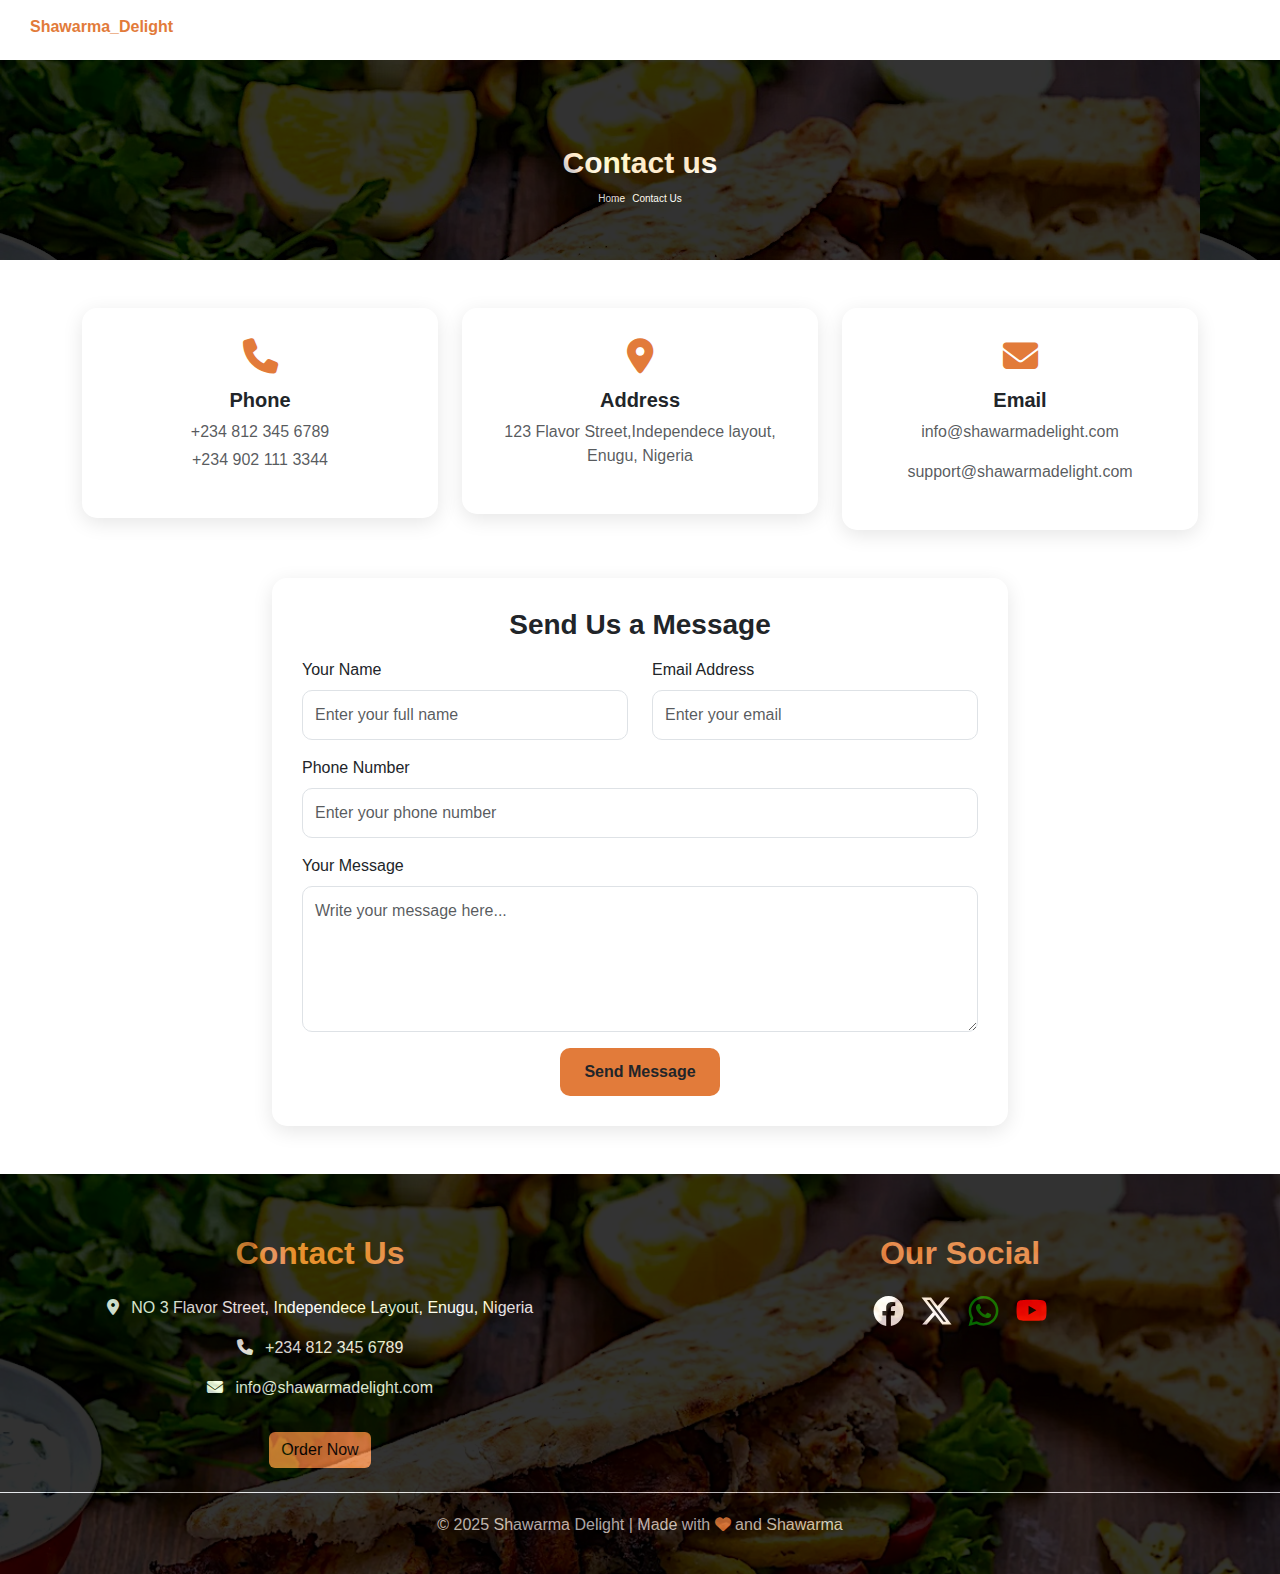
<file: contact.html>
<!DOCTYPE html>
<html lang="en">
<head>
    <meta charset="UTF-8">
    <meta name="viewport" content="width=device-width, initial-scale=1.0">
    <title>Document</title>
    <link href="https://cdn.jsdelivr.net/npm/bootstrap@5.3.3/dist/css/bootstrap.min.css" rel="stylesheet">
  <link href="https://cdnjs.cloudflare.com/ajax/libs/font-awesome/6.5.0/css/all.min.css" rel="stylesheet">
  <link rel="stylesheet" href="style.css">
  
</head>
<style>
    body {
      font-family: 'Poppins', sans-serif;
    }
    .navbar {
      height:auto;
      position:absolute;
      
  
    }
    .navbar-brand {
      color: #e27b3aff !important;
      font-weight: 700;
    }
    
    .hero {
      background: url('image/shawarma-on-transparent-background-1.png') center/cover no-repeat;
      height:800px;
      color: white;
      text-align: center;
      padding: 160px 0;
      position: relative;
    }
    .hero::before {
      content: "";
      position: absolute;
      top: 0; left: 0;
      width: 100%; height: 100%;
      background: rgba(0,0,0,0.6);
    }
    .hero h1, .hero p, .hero a {
      position: relative;
      z-index: 1;
    }
    .menu-card img {
      height: 220px;
      object-fit: cover;
      border-radius: 10px;
    }
    footer {
      background: black;
      color: #ccc;
      padding: 40px 0;
    }
    footer a {
      color: #0f0cc9ff;
      text-decoration: none;
    }
    .nav-link{
        color:black;
    }
    .nav-link:hover{
    
        color: #e27b3aff;
        text-decoration:none;
   
        
    }
    .warning{
        color: #e27b3aff;
        border:none;
    }
    .warning1{
        background-color: #e27b3aff;
        border:none;
    }
    .warning0{
        width:100%;
        background-color: #e27b3aff;
        border:none;
    }
    .bot{
        border:none;
        background-color: #e27b3aff;
    }
    .bot:hover{
        border:none;
        background-color: #413704ff;
    }
    .foot{
        width:100%;
        height:70px;
        position:absolute;
    }
    .none{
        text-decoration:none;
    }
    .present{
        
        font-size:40px;
        
    }
    .present1{
        
        font-size:70px;
        
    }
    .mt{
        margin-top:180px;
    }
    
    .abs{
      width: 100%;
      height:400px;
      background:url("image/lambshawarma.jpeg");
      background-size:cover;
      position:relative;
    }
    .abs1{
      width:100%;
      height:400px;
      background-color:black;
      padding-top:60px;
      color:white;
      opacity: 0.8;
      position:absolute;
    }
    .bea{
      width:7%;
      height:30px;
    }
    a{
      text-decoration:none;
      
    }
    .abt{
     width:100%;
     height:200px;
     text-align:center;
     padding-top:80px;
     
    }
    .brand{
        width:100%;
        height:60px;
        color: #e27b3aff;
        padding-left:30px;
        padding-top:15px;

}
.for{
    font-size:30px;
    color:white;
}
.small{
    font-size:10px;
    color:white;
     }

     .small:hover{
    font-size:10px;
    color: #e27b3aff;
     }
     .red{
        width:100%;
        height:200px;
        position:relative;
        background:url("image/lambshawarma.jpeg");
     }
     .red1{
        width: 100%;
        height:200px;
        position:absolute;
        background-color:black;
        opacity:0.8;

     }
      /* Contact Boxes */
    .contact-box {
      background: #fff;
      border-radius: 15px;
      padding: 30px;
      box-shadow: 0 5px 20px rgba(0,0,0,0.1);
      transition: 0.3s ease;
    }

    .contact-box:hover {
      transform: translateY(-8px);
      box-shadow: 0 8px 25px rgba(0,0,0,0.15);
    }

    .contact-icon {
      font-size: 2.2rem;
      color: #e27b3aff;
      margin-bottom: 15px;
    }

    /* Contact Form */
    .form-control {
      border-radius: 10px;
      padding: 12px;
    }

    .btn-custom {
      background-color:#e27b3aff;
      border: none;
      padding: 12px 25px;
      border-radius: 10px;
      font-weight: 600;
      transition: 0.3s;
    }

    .btn-custom:hover {
      background-color: #e6b800;
    }
</style>
<body>
    <div class="brand">
            <b>
                Shawarma_Delight
            </b>
        </div>
        
        
     <div class="red">
        <div class="red1">
              
            <div class="abt">
                <b class="for">
                    Contact us
                </b><br>
                <div>
                    <a class="small" href="index.html">
                        Home
                    </a>
                     <i class="fa fa-arrow"></i> 
                    <a class="small" href="contact.html">
                        Contact Us
                    </a>
                </div>
            </div>
            
        
        </div>
     </div>
     
    <!-- Contact Info & Form -->
  <section class="container py-5">
    <div class="row g-4">

      <!-- Contact Info Boxes -->
      <div class="col-md-4">
        <div class="contact-box text-center">
          <i class="fa-solid fa-phone contact-icon"></i>
          <h5 class="fw-bold mb-2">Phone</h5>
          <p class="text-muted mb-1">+234 812 345 6789</p>
          <p class="text-muted">+234 902 111 3344</p>
        </div>
      </div>

      <div class="col-md-4">
        <div class="contact-box text-center">
          <i class="fa-solid fa-location-dot contact-icon"></i>
          <h5 class="fw-bold mb-2">Address</h5>
          <p class="text-muted">123 Flavor Street,Independece layout, Enugu, Nigeria</p>
        </div>
      </div>

      <div class="col-md-4">
        <div class="contact-box text-center">
          <i class="fa-solid fa-envelope contact-icon"></i>
          <h5 class="fw-bold mb-2">Email</h5>
          <p class="text-muted">info@shawarmadelight.com</p>
          <p class="text-muted">support@shawarmadelight.com</p>
        </div>
      </div>

    </div>

    <!-- Contact Form -->
    <div class="row mt-5">
      <div class="col-md-8 mx-auto">
        <div class="contact-box">
          <h3 class="fw-bold mb-3 text-center">Send Us a Message</h3>

          <form>
            <div class="row">
              <div class="col-md-6 mb-3">
                <label class="form-label">Your Name</label>
                <input type="text" class="form-control" placeholder="Enter your full name">
              </div>

              <div class="col-md-6 mb-3">
                <label class="form-label">Email Address</label>
                <input type="email" class="form-control" placeholder="Enter your email">
              </div>
            </div>

            <div class="mb-3">
              <label class="form-label">Phone Number</label>
              <input type="text" class="form-control" placeholder="Enter your phone number">
            </div>

            <div class="mb-3">
              <label class="form-label">Your Message</label>
              <textarea class="form-control" rows="5" placeholder="Write your message here..."></textarea>
            </div>

            <div class="text-center">
              <button class="btn btn-custom px-4 warning1">Send Message</button>
            </div>
          </form>

        </div>
      </div>
    </div>

  </section>


    <div class="abs">
        <div class="abs1 text-center">
          <div class="container-fluid">
            <div class="row">
                   <div class="col-sm-12 col-md-6 col-lg-6">
                      <h2 class="fw-bold mb-4 warning">
                        Contact Us
                      </h2>

                       <p>
                         <i class="fa-solid fa-location-dot me-2">

                         </i>
                          NO 3 Flavor Street, Independece Layout, Enugu, Nigeria
                        </p>

                        <p>
                        <i class="fa-solid fa-phone me-2">

                        </i>
                          +234 812 345 6789
                        </p>

                        <p>
                        <i class="fa-solid fa-envelope me-2">

                        </i>
                        info@shawarmadelight.com
                        </p>

                        <a href="#" class="btn btn-warning warning1 mt-3 mb-3">
                        Order Now
                        </a>
                        
                   </div>
                   
                   <div class="col-sm-12 col-md-6 col-lg-6">
                       <h2 class="fw-bold mb-4 warning">
                         Our Social
                       </h2>
                        <a href="#">
                          <svg xmlns="http://www.w3.org/2000/svg" width="16" height="16" fill="currentColor" style=color:white class=" men bea bi bi-facebook" viewBox="0 0 16 16">
                           <path d="M16 8.049c0-4.446-3.582-8.05-8-8.05C3.58 0-.002 3.603-.002 8.05c0 4.017 2.926 7.347 6.75 7.951v-5.625h-2.03V8.05H6.75V6.275c0-2.017 1.195-3.131 3.022-3.131.876 0 1.791.157 1.791.157v1.98h-1.009c-.993 0-1.303.621-1.303 1.258v1.51h2.218l-.354 2.326H9.25V16c3.824-.604 6.75-3.934 6.75-7.951"/>
                         </svg>
                        </a>

                       <a href="#">
                        <svg xmlns="http://www.w3.org/2000/svg" width="16" height="16" fill="currentColor" style=color:white  class=" men bea bi bi-twitter-x" viewBox="0 0 16 16">
                        <path d="M12.6.75h2.454l-5.36 6.142L16 15.25h-4.937l-3.867-5.07-4.425 5.07H.316l5.733-6.57L0 .75h5.063l3.495 4.633L12.601.75Zm-.86 13.028h1.36L4.323 2.145H2.865z"/>
                        </svg> 
                       </a>
                      

                       <a href="#">
                        <svg xmlns="http://www.w3.org/2000/svg" width="16" height="16" fill="currentColor" style=color:green class=" men bea mr-2bi bi-whatsapp" viewBox="0 0 16 16">
                        <path d="M13.601 2.326A7.85 7.85 0 0 0 7.994 0C3.627 0 .068 3.558.064 7.926c0 1.399.366 2.76 1.057 3.965L0 16l4.204-1.102a7.9 7.9 0 0 0 3.79.965h.004c4.368 0 7.926-3.558 7.93-7.93A7.9 7.9 0 0 0 13.6 2.326zM7.994 14.521a6.6 6.6 0 0 1-3.356-.92l-.24-.144-2.494.654.666-2.433-.156-.251a6.56 6.56 0 0 1-1.007-3.505c0-3.626 2.957-6.584 6.591-6.584a6.56 6.56 0 0 1 4.66 1.931 6.56 6.56 0 0 1 1.928 4.66c-.004 3.639-2.961 6.592-6.592 6.592m3.615-4.934c-.197-.099-1.17-.578-1.353-.646-.182-.065-.315-.099-.445.099-.133.197-.513.646-.627.775-.114.133-.232.148-.43.05-.197-.1-.836-.308-1.592-.985-.59-.525-.985-1.175-1.103-1.372-.114-.198-.011-.304.088-.403.087-.088.197-.232.296-.346.1-.114.133-.198.198-.33.065-.134.034-.248-.015-.347-.05-.099-.445-1.076-.612-1.47-.16-.389-.323-.335-.445-.34-.114-.007-.247-.007-.38-.007a.73.73 0 0 0-.529.247c-.182.198-.691.677-.691 1.654s.71 1.916.81 2.049c.098.133 1.394 2.132 3.383 2.992.47.205.84.326 1.129.418.475.152.904.129 1.246.08.38-.058 1.171-.48 1.338-.943.164-.464.164-.86.114-.943-.049-.084-.182-.133-.38-.232"/>
                        </svg>
                       </a>
                       
                       <a href="#">
                        <svg xmlns="http://www.w3.org/2000/svg" width="16" height="16" fill="currentColor" style=color:red class=" men bea bi bi-youtube" viewBox="0 0 16 16">
                        <path d="M8.051 1.999h.089c.822.003 4.987.033 6.11.335a2.01 2.01 0 0 1 1.415 1.42c.101.38.172.883.22 1.402l.01.104.022.26.008.104c.065.914.073 1.77.074 1.957v.075c-.001.194-.01 1.108-.082 2.06l-.008.105-.009.104c-.05.572-.124 1.14-.235 1.558a2.01 2.01 0 0 1-1.415 1.42c-1.16.312-5.569.334-6.18.335h-.142c-.309 0-1.587-.006-2.927-.052l-.17-.006-.087-.004-.171-.007-.171-.007c-1.11-.049-2.167-.128-2.654-.26a2.01 2.01 0 0 1-1.415-1.419c-.111-.417-.185-.986-.235-1.558L.09 9.82l-.008-.104A31 31 0 0 1 0 7.68v-.123c.002-.215.01-.958.064-1.778l.007-.103.003-.052.008-.104.022-.26.01-.104c.048-.519.119-1.023.22-1.402a2.01 2.01 0 0 1 1.415-1.42c.487-.13 1.544-.21 2.654-.26l.17-.007.172-.006.086-.003.171-.007A100 100 0 0 1 7.858 2zM6.4 5.209v4.818l4.157-2.408z"/>
                        </svg>
                       </a>
                       
                   </div>
            </div>
            
          </div>
          
          
              <!-- Footer -->
              <footer class="mt-2 text-center foot border-top">
                
                  <p>© 2025 Shawarma Delight | Made with <i class="fa-solid fa-heart warning"></i> and Shawarma</p>
                
              </footer>
            

        </div>

      </div>
    
</body>
</html>
</file>
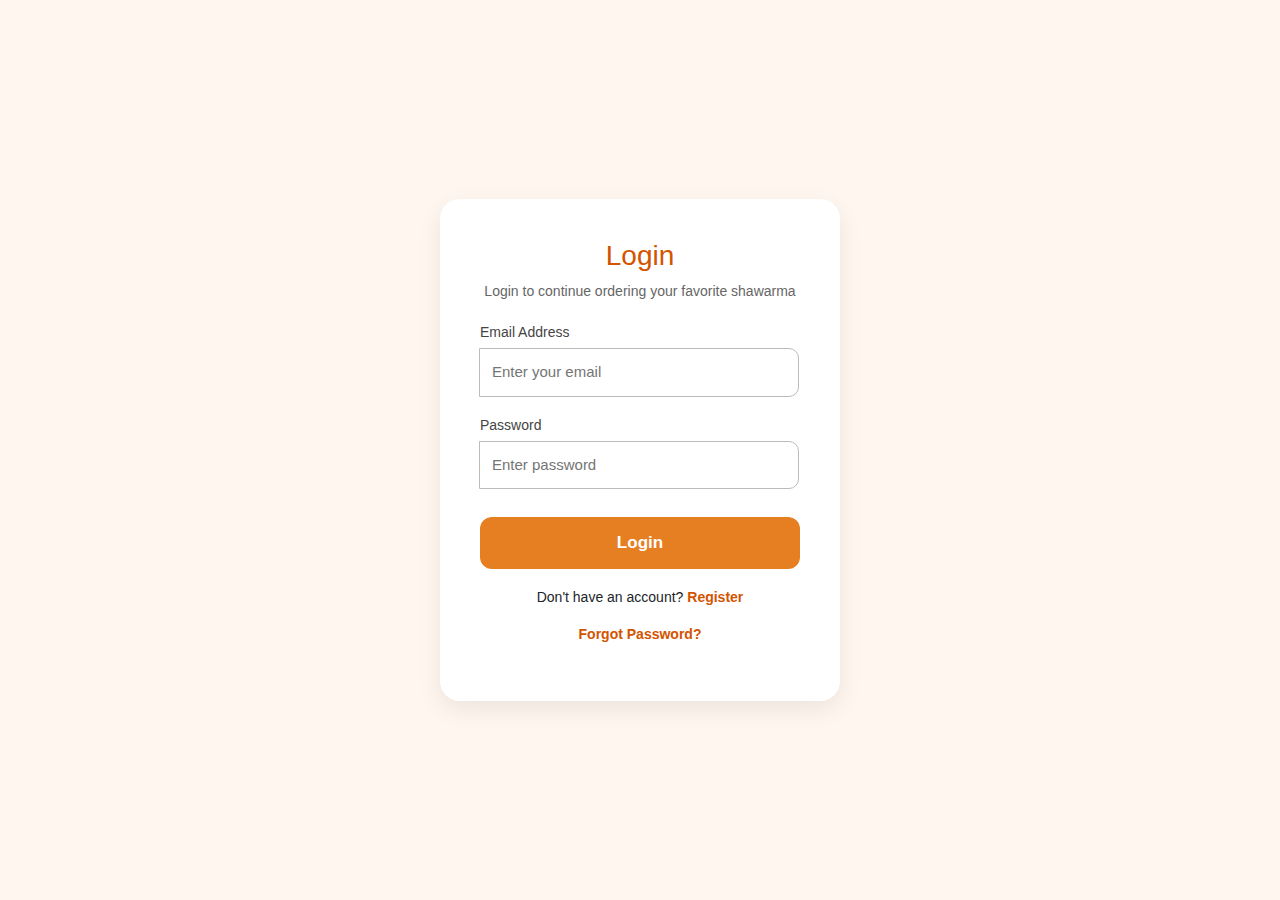
<file: login.html>
<!DOCTYPE html>
<html lang="en">
<head>
    <meta charset="UTF-8">
    <meta name="viewport" content="width=device-width, initial-scale=1.0">
    <title>Login | Shawarma Delight</title>
    <link href="https://cdn.jsdelivr.net/npm/bootstrap@5.3.3/dist/css/bootstrap.min.css" rel="stylesheet">
    <link href="https://cdnjs.cloudflare.com/ajax/libs/font-awesome/6.5.0/css/all.min.css" rel="stylesheet">
    <link rel="stylesheet" href="style.css">
  

    <style>
        * {
            margin: 0;
            padding: 0;
            box-sizing: border-box;
            font-family: "Poppins", sans-serif;
        }

        body {
            background: #fff7ef;
            display: flex;
            justify-content: center;
            align-items: center;
            min-height: 100vh;
        }

        .container {
            background: #ffffff;
            width: 400px;
            padding: 40px;
            border-radius: 20px;
            box-shadow: 0px 8px 25px rgba(0,0,0,0.08);
            animation: fadeIn 0.6s ease;
        }

        @keyframes fadeIn {
            from { opacity: 0; transform: translateY(20px); }
            to   { opacity: 1; transform: translateY(0); }
        }

        .title {
            text-align: center;
            margin-bottom: 20px;
        }

        .title h2 {
            font-size: 28px;
            color: #d35400;
        }

        .title p {
            font-size: 14px;
            color: #666;
        }

        .input-group {
            margin-top: 18px;
        }

        label {
            font-size: 14px;
            color: #444;
            margin-bottom: 5px;
            display: block;
        }

        input {
            width: 100%;
            padding: 12px;
            border: 1.5px solid #bbb;
            border-radius: 10px;
            outline: none;
            transition: 0.3s;
            font-size: 15px;
        }

        input:focus {
            border-color: #e67e22;
            box-shadow: 0 0 5px rgba(230,126,34,0.3);
        }

        .btn {
            width: 100%;
            padding: 13px;
            margin-top: 28px;
            background: #e67e22;
            color: #fff;
            border: none;
            border-radius: 12px;
            cursor: pointer;
            font-size: 17px;
            font-weight: 600;
            transition: 0.3s;
        }

        .btn:hover {
            background: #d35400;
        }

        .extra-links {
            text-align: center;
            margin-top: 18px;
            font-size: 14px;
        }

        .extra-links a {
            color: #d35400;
            font-weight: 600;
            text-decoration: none;
        }

        .extra-links a:hover {
            text-decoration: underline;
        }
    </style>
</head>

<body>

    <div class="container">
        <div class="title">
            <h2>Login</h2>
            <p>Login to continue ordering your favorite shawarma</p>
        </div>

        <form>
            <div class="input-group">
                <label for="email">Email Address</label>
                <input type="email" id="email" placeholder="Enter your email">
            </div>

            <div class="input-group">
                <label for="password">Password</label>
                <input type="password" id="password" placeholder="Enter password">
            </div>

            <button class="btn">Login</button>

            <div class="extra-links">
                <p>Don't have an account? <a href="register.html">Register</a></p>
                <p><a href="#">Forgot Password?</a></p>
            </div>
        </form>
    </div>

</body>
</html>
</file>
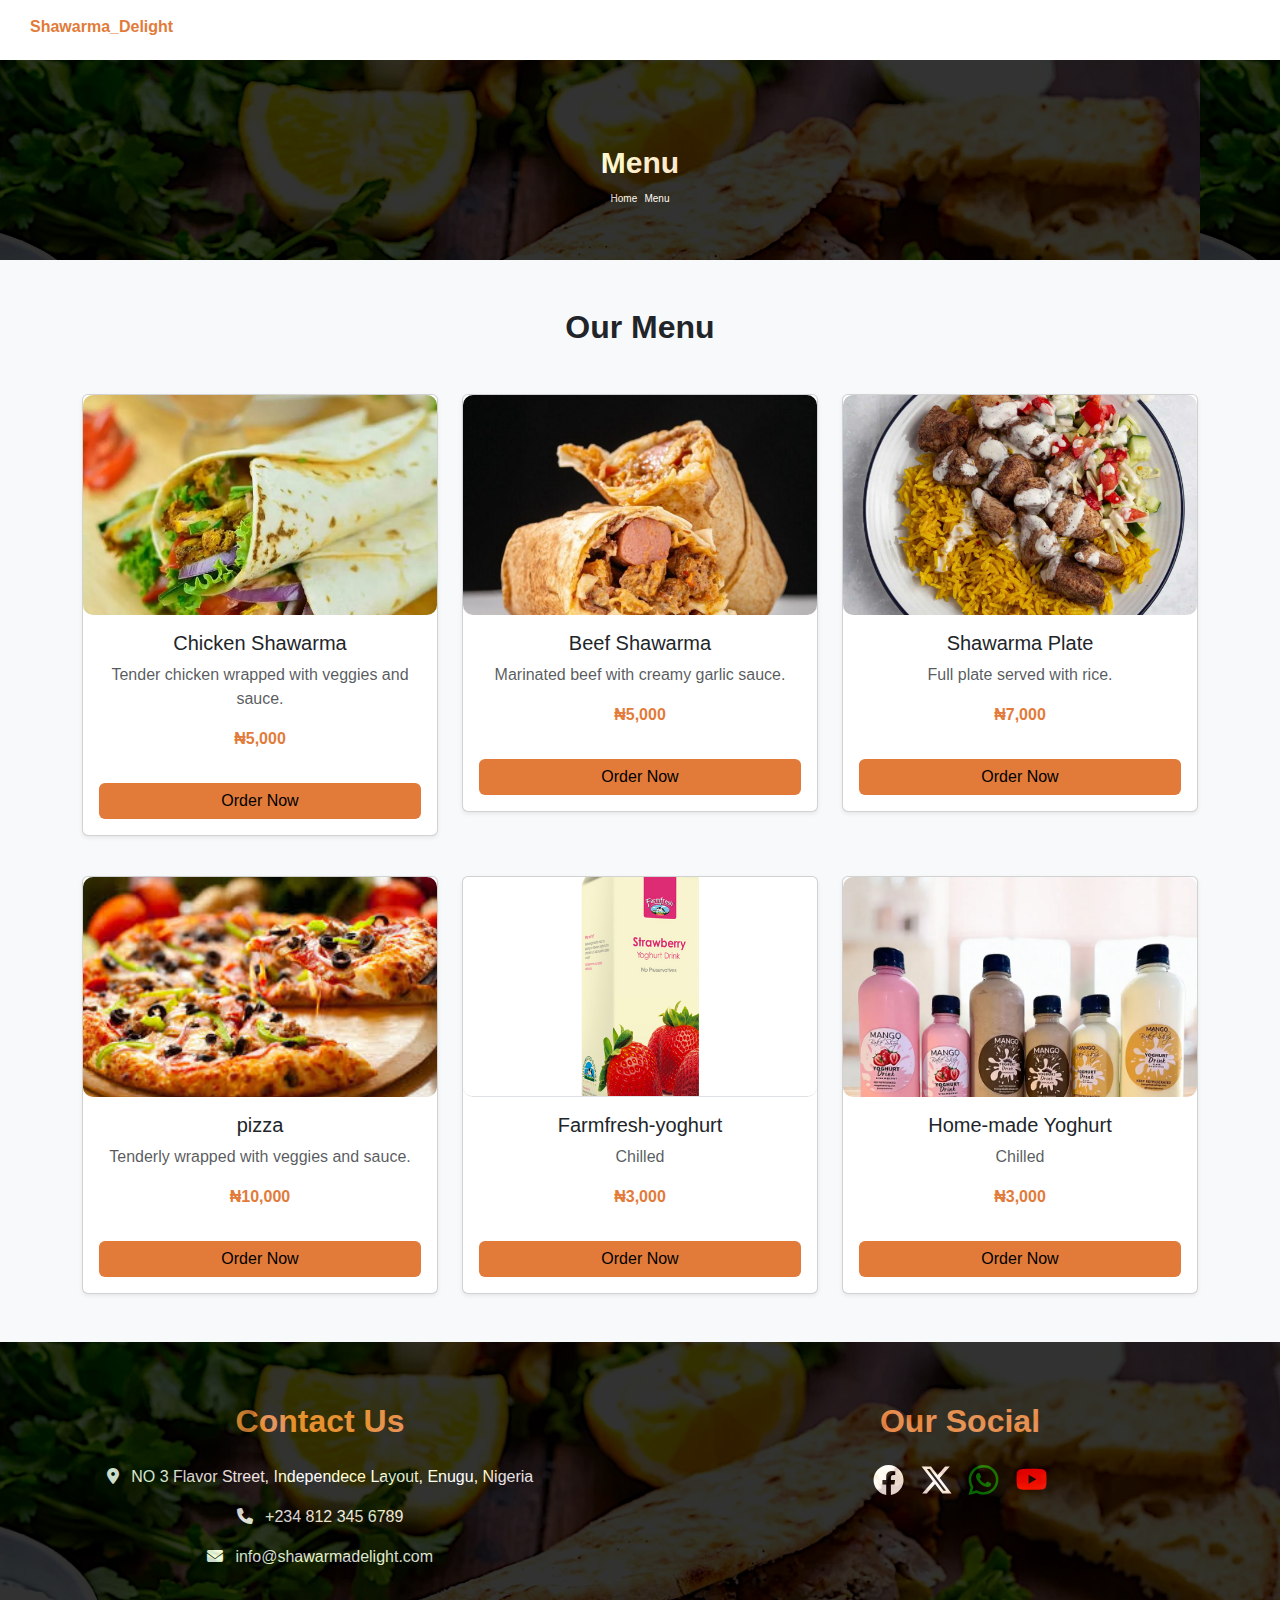
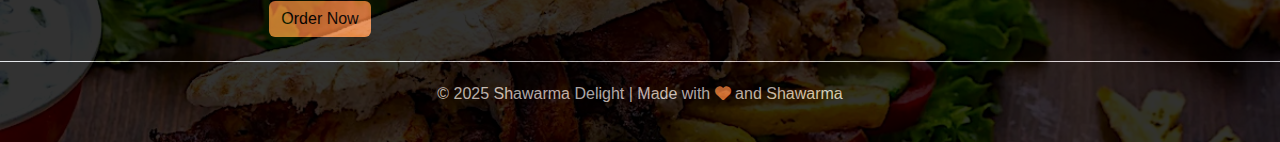
<file: menu.html>
<!DOCTYPE html>
<html lang="en">
<head>
    <meta charset="UTF-8">
    <meta name="viewport" content="width=device-width, initial-scale=1.0">
    <title>Document</title>
    <link href="https://cdn.jsdelivr.net/npm/bootstrap@5.3.3/dist/css/bootstrap.min.css" rel="stylesheet">
  <link href="https://cdnjs.cloudflare.com/ajax/libs/font-awesome/6.5.0/css/all.min.css" rel="stylesheet">
  <link rel="stylesheet" href="style.css">
  
</head>
<style>
    body {
      font-family: 'Poppins', sans-serif;
    }
    .navbar {
      height:auto;
      position:absolute;
      
  
    }
    .navbar-brand {
      color: #e27b3aff !important;
      font-weight: 700;
    }
    
    .hero {
      background: url('image/shawarma-on-transparent-background-1.png') center/cover no-repeat;
      height:800px;
      color: white;
      text-align: center;
      padding: 160px 0;
      position: relative;
    }
    .hero::before {
      content: "";
      position: absolute;
      top: 0; left: 0;
      width: 100%; height: 100%;
      background: rgba(0,0,0,0.6);
    }
    .hero h1, .hero p, .hero a {
      position: relative;
      z-index: 1;
    }
    .menu-card img {
      height: 220px;
      object-fit: cover;
      border-radius: 10px;
    }
    footer {
      background: black;
      color: #ccc;
      padding: 40px 0;
    }
    footer a {
      color: #0f0cc9ff;
      text-decoration: none;
    }
    .nav-link{
        color:black;
    }
    .nav-link:hover{
    
        color: #e27b3aff;
        text-decoration:none;
   
        
    }
    .warning{
        color: #e27b3aff;
        border:none;
    }
    .warning1{
        background-color: #e27b3aff;
        border:none;
    }
    .warning0{
        width:100%;
        background-color: #e27b3aff;
        border:none;
    }
    .bot{
        border:none;
        background-color: #e27b3aff;
    }
    .bot:hover{
        border:none;
        background-color: #413704ff;
    }
    .foot{
        width:100%;
        height:70px;
        position:absolute;
    }
    .none{
        text-decoration:none;
    }
    .present{
        
        font-size:40px;
        
    }
    .present1{
        
        font-size:70px;
        
    }
    .mt{
        margin-top:180px;
    }
    
    .abs{
      width: 100%;
      height:400px;
      background:url("image/lambshawarma.jpeg");
      background-size:cover;
      position:relative;
    }
    .abs1{
      width:100%;
      height:400px;
      background-color:black;
      padding-top:60px;
      color:white;
      opacity: 0.8;
      position:absolute;
    }
    .bea{
      width:7%;
      height:30px;
    }
    a{
      text-decoration:none;
      
    }
    .men{
      transition: 0.3s ease;
    }
    .men:hover{
     transform: translateY(-8px);
    }
    .abt{
     width:100%;
     height:200px;
     text-align:center;
     padding-top:80px;
     
    }
    .brand{
        width:100%;
        height:60px;
        color: #e27b3aff;
        padding-left:30px;
        padding-top:15px;

}
.for{
    font-size:30px;
    color:white;
}
.small{
    font-size:10px;
    color:white;
     }

     .small:hover{
    font-size:10px;
    color: #e27b3aff;
     }
     .red{
        width:100%;
        height:200px;
        position:relative;
        background:url("image/lambshawarma.jpeg");
     }
     .red1{
        width: 100%;
        height:200px;
        position:absolute;
        background-color:black;
        opacity:0.8;

     }
    .cont{
        animation: fadeIn 0.6s ease;
    }

     @keyframes fadeIn {
            from { opacity: 0; transform: translateY(20px); }
            to   { opacity: 1; transform: translateY(0); }
        }
</style>
<body>
    <div class="brand">
            <b>
                Shawarma_Delight
            </b>
        </div>
        
        
     <div class="red">
        <div class="red1">
              
            <div class="abt">
                <b class="for">
                    Menu
                </b><br>
                <div>
                    <a class="small" href="index.html">
                        Home
                    </a>
                     <i class="fa fa-arrow"></i> 
                    <a class="small" href="menu.html">
                        Menu
                    </a>
                </div>
            </div>
            
        
        </div>
     </div>


    <!-- Menu -->
  <section id="menu" class="py-5 bg-light">
    <div class="container text-center">
      <h2 class="fw-bold mb-5">Our Menu</h2>
      <div class="row g-4">

        <div class="col-md-4 men cont">
          <div class="card menu-card shadow-sm">
            <a href="#">
                <img src="image/Easy-Homemade-Chicken-Shawarma39.jpg" class="card-img-top" alt="Chicken Shawarma">
            </a>
            <div class="card-body">
              <h5 class="card-title">Chicken Shawarma</h5>
              <p class="card-text text-muted">Tender chicken wrapped with veggies and sauce.</p>
              <p class="fw-bold warning">&#8358;5,000</p>
              <a href="#" class="btn btn-warning warning0 mt-3">Order Now</a>
            </div>
          </div>
        </div>

        <div class="col-md-4 men cont">
          <div class="card menu-card shadow-sm">
            <a href="#">
                <img src="image/shawarma-600x600.jpg" class="card-img-top" alt="Beef Shawarma">
            </a>
            <div class="card-body">
              <h5 class="card-title">Beef Shawarma</h5>
              <p class="card-text text-muted">Marinated beef with creamy garlic sauce.</p>
              <p class="fw-bold warning">&#8358;5,000</p>
              <a href="#" class="btn btn-warning warning0 mt-3">Order Now</a>
            </div>
          </div>
        </div>

        <div class="col-md-4 men cont">
          <div class="card menu-card shadow-sm">
            <a href="#">
                <img src="image/Chicken-shawarma-19.jpg" class="card-img-top" alt="Shawarma Plate">
            </a>
            <div class="card-body">
              <h5 class="card-title">Shawarma Plate</h5>
              <p class="card-text text-muted">Full plate served with rice.</p>
              <p class="fw-bold warning">&#8358;7,000</p>
              <a href="#" class="btn btn-warning warning0 mt-3">Order Now</a>
            </div>
          </div>
        </div>

      </div>


      <div class="row g-4 mt-3">

        <div class="col-md-4 men cont">
          <div class="card menu-card shadow-sm">
            <a href="#">
                <img src="image/images.jpg" class="card-img-top" alt="pizza">
            </a>
            <div class="card-body">
              <h5 class="card-title">pizza</h5>
              <p class="card-text text-muted">Tenderly wrapped with veggies and sauce.</p>
              <p class="fw-bold warning">&#8358;10,000</p>
              <a href="#" class="btn btn-warning warning0 mt-3">Order Now</a>
            </div>
          </div>
        </div>

        <div class="col-md-4 men cont">
          <div class="card menu-card shadow-sm">
            <a href="#">
                <img src="image/Farmfresh-Yoghurt-Strawberry-1ltr.jpg" width="100%" height="100" class=" border-bottom card-img-top" alt="yoghurt">
            </a>
            <div class="card-body">
              <h5 class="card-title">Farmfresh-yoghurt</h5>
              <p class="card-text text-muted">Chilled</p>
              <p class="fw-bold warning">&#8358;3,000</p>
              <a href="#" class="btn btn-warning warning0 mt-3">Order Now</a>
            </div>
          </div>
        </div>

        <div class="col-md-4 men cont">
          <div class="card menu-card shadow-sm">
            <a href="#">
                <img src="image/08C8C8FD-930E-4C89-A332-63772CCBCD4D.webp" class="card-img-top" alt="Shawarma Plate">
            </a>
            <div class="card-body">
              <h5 class="card-title">Home-made Yoghurt</h5>
              <p class="card-text text-muted">Chilled</p>
              <p class="fw-bold warning">&#8358;3,000</p>
              <a href="#" class="btn btn-warning warning0 mt-3">Order Now</a>
            </div>
          </div>
        </div>

      </div>



    </div>
  </section>


    <div class="abs">
        <div class="abs1 text-center">
          <div class="container-fluid">
            <div class="row">
                   <div class="col-sm-12 col-md-6 col-lg-6">
                      <h2 class="fw-bold mb-4 warning">
                        Contact Us
                      </h2>

                       <p>
                         <i class="fa-solid fa-location-dot me-2">

                         </i>
                          NO 3 Flavor Street, Independece Layout, Enugu, Nigeria
                        </p>

                        <p>
                        <i class="fa-solid fa-phone me-2">

                        </i>
                          +234 812 345 6789
                        </p>

                        <p>
                        <i class="fa-solid fa-envelope me-2">

                        </i>
                        info@shawarmadelight.com
                        </p>

                        <a href="#" class="btn btn-warning warning1 mt-3 mb-3">
                        Order Now
                        </a>
                        
                   </div>
                   
                   <div class="col-sm-12 col-md-6 col-lg-6">
                       <h2 class="fw-bold mb-4 warning">
                         Our Social
                       </h2>
                        <a href="#">
                          <svg xmlns="http://www.w3.org/2000/svg" width="16" height="16" fill="currentColor" style=color:white class=" men bea bi bi-facebook" viewBox="0 0 16 16">
                           <path d="M16 8.049c0-4.446-3.582-8.05-8-8.05C3.58 0-.002 3.603-.002 8.05c0 4.017 2.926 7.347 6.75 7.951v-5.625h-2.03V8.05H6.75V6.275c0-2.017 1.195-3.131 3.022-3.131.876 0 1.791.157 1.791.157v1.98h-1.009c-.993 0-1.303.621-1.303 1.258v1.51h2.218l-.354 2.326H9.25V16c3.824-.604 6.75-3.934 6.75-7.951"/>
                         </svg>
                        </a>

                       <a href="#">
                        <svg xmlns="http://www.w3.org/2000/svg" width="16" height="16" fill="currentColor" style=color:white  class=" men bea bi bi-twitter-x" viewBox="0 0 16 16">
                        <path d="M12.6.75h2.454l-5.36 6.142L16 15.25h-4.937l-3.867-5.07-4.425 5.07H.316l5.733-6.57L0 .75h5.063l3.495 4.633L12.601.75Zm-.86 13.028h1.36L4.323 2.145H2.865z"/>
                        </svg> 
                       </a>
                      

                       <a href="#">
                        <svg xmlns="http://www.w3.org/2000/svg" width="16" height="16" fill="currentColor" style=color:green class=" men bea mr-2bi bi-whatsapp" viewBox="0 0 16 16">
                        <path d="M13.601 2.326A7.85 7.85 0 0 0 7.994 0C3.627 0 .068 3.558.064 7.926c0 1.399.366 2.76 1.057 3.965L0 16l4.204-1.102a7.9 7.9 0 0 0 3.79.965h.004c4.368 0 7.926-3.558 7.93-7.93A7.9 7.9 0 0 0 13.6 2.326zM7.994 14.521a6.6 6.6 0 0 1-3.356-.92l-.24-.144-2.494.654.666-2.433-.156-.251a6.56 6.56 0 0 1-1.007-3.505c0-3.626 2.957-6.584 6.591-6.584a6.56 6.56 0 0 1 4.66 1.931 6.56 6.56 0 0 1 1.928 4.66c-.004 3.639-2.961 6.592-6.592 6.592m3.615-4.934c-.197-.099-1.17-.578-1.353-.646-.182-.065-.315-.099-.445.099-.133.197-.513.646-.627.775-.114.133-.232.148-.43.05-.197-.1-.836-.308-1.592-.985-.59-.525-.985-1.175-1.103-1.372-.114-.198-.011-.304.088-.403.087-.088.197-.232.296-.346.1-.114.133-.198.198-.33.065-.134.034-.248-.015-.347-.05-.099-.445-1.076-.612-1.47-.16-.389-.323-.335-.445-.34-.114-.007-.247-.007-.38-.007a.73.73 0 0 0-.529.247c-.182.198-.691.677-.691 1.654s.71 1.916.81 2.049c.098.133 1.394 2.132 3.383 2.992.47.205.84.326 1.129.418.475.152.904.129 1.246.08.38-.058 1.171-.48 1.338-.943.164-.464.164-.86.114-.943-.049-.084-.182-.133-.38-.232"/>
                        </svg>
                       </a>
                       
                       <a href="#">
                        <svg xmlns="http://www.w3.org/2000/svg" width="16" height="16" fill="currentColor" style=color:red class=" men bea bi bi-youtube" viewBox="0 0 16 16">
                        <path d="M8.051 1.999h.089c.822.003 4.987.033 6.11.335a2.01 2.01 0 0 1 1.415 1.42c.101.38.172.883.22 1.402l.01.104.022.26.008.104c.065.914.073 1.77.074 1.957v.075c-.001.194-.01 1.108-.082 2.06l-.008.105-.009.104c-.05.572-.124 1.14-.235 1.558a2.01 2.01 0 0 1-1.415 1.42c-1.16.312-5.569.334-6.18.335h-.142c-.309 0-1.587-.006-2.927-.052l-.17-.006-.087-.004-.171-.007-.171-.007c-1.11-.049-2.167-.128-2.654-.26a2.01 2.01 0 0 1-1.415-1.419c-.111-.417-.185-.986-.235-1.558L.09 9.82l-.008-.104A31 31 0 0 1 0 7.68v-.123c.002-.215.01-.958.064-1.778l.007-.103.003-.052.008-.104.022-.26.01-.104c.048-.519.119-1.023.22-1.402a2.01 2.01 0 0 1 1.415-1.42c.487-.13 1.544-.21 2.654-.26l.17-.007.172-.006.086-.003.171-.007A100 100 0 0 1 7.858 2zM6.4 5.209v4.818l4.157-2.408z"/>
                        </svg>
                       </a>
                       
                   </div>
            </div>
            
          </div>
          
          
              <!-- Footer -->
              <footer class="mt-2 text-center foot border-top">
                
                  <p>© 2025 Shawarma Delight | Made with <i class="fa-solid fa-heart warning"></i> and Shawarma</p>
                
              </footer>
            

        </div>

      </div>
     
    
</body>
</html>
</file>
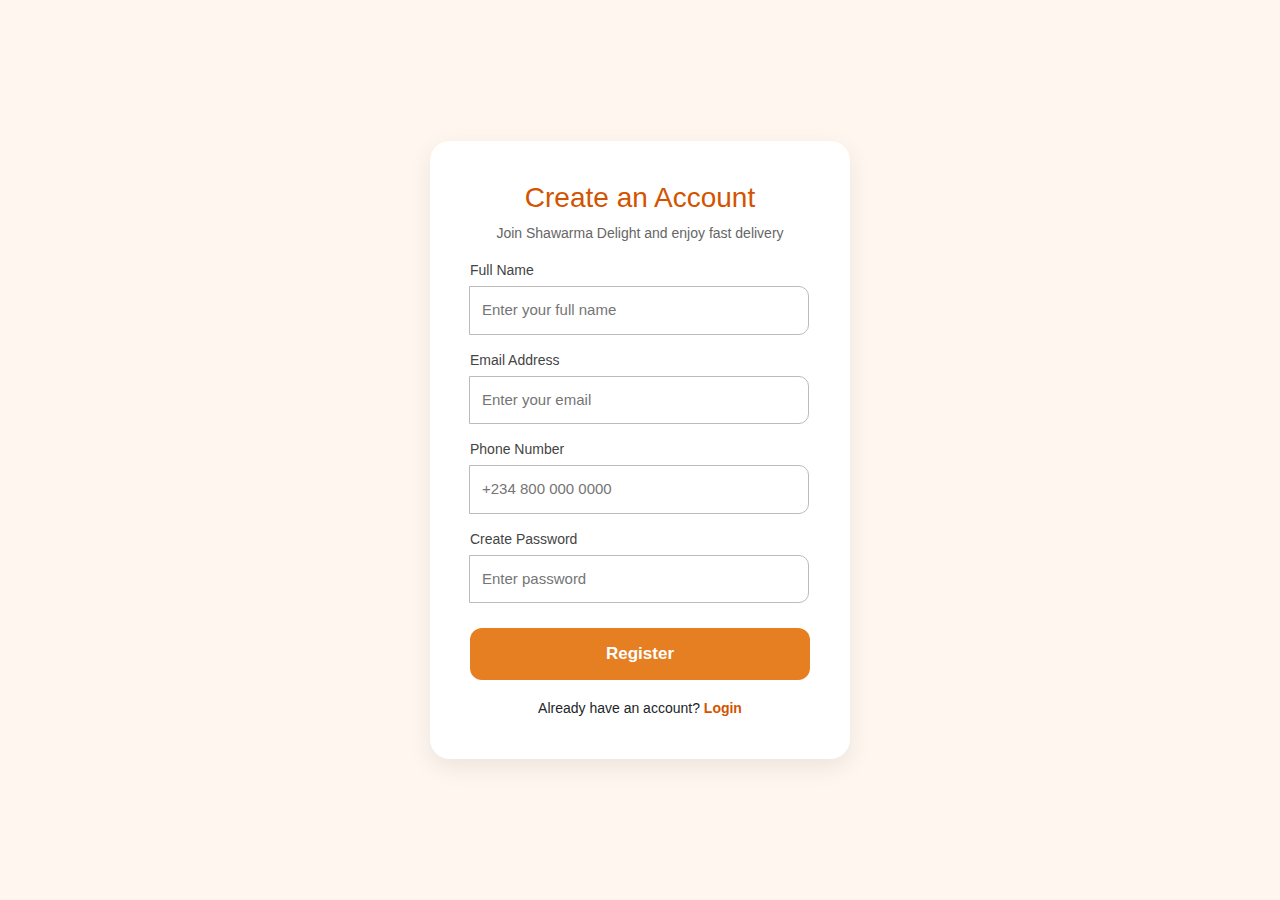
<file: register.html>
<!DOCTYPE html>
<html lang="en">
<head>
    <meta charset="UTF-8">
    <meta name="viewport" content="width=device-width, initial-scale=1.0">
    <title>Register | Shawarma Delight</title>
    <link href="https://cdn.jsdelivr.net/npm/bootstrap@5.3.3/dist/css/bootstrap.min.css" rel="stylesheet">
    <link href="https://cdnjs.cloudflare.com/ajax/libs/font-awesome/6.5.0/css/all.min.css" rel="stylesheet">
    <link rel="stylesheet" href="style.css">

</head>
<style>
    * {
            margin: 0;
            padding: 0;
            box-sizing: border-box;
            font-family: "Poppins", sans-serif;
        }

        body {
            background: #fff7ef;
            display: flex;
            justify-content: center;
            align-items: center;
            min-height: 100vh;
        }

        .container {
            background: #ffffff;
            padding: 40px;
            width: 420px;
            border-radius: 20px;
            box-shadow: 0px 8px 25px rgba(0,0,0,0.08);
            animation: fadeIn 0.6s ease;
        }

        @keyframes fadeIn {
            from { opacity: 0; transform: translateY(20px); }
            to   { opacity: 1; transform: translateY(0); }
        }

        .title {
            text-align: center;
            margin-bottom: 15px;
        }

        .title h2 {
            color: #d35400;
            font-size: 28px;
        }

        .title p {
            color: #666;
            font-size: 14px;
        }

        .input-group {
            margin-top: 15px;
        }

        label {
            font-size: 14px;
            color: #444;
            margin-bottom: 5px;
            display: block;
        }

        input {
            width: 100%;
            padding: 12px;
            border: 1.5px solid #bbb;
            border-radius: 10px;
            outline: none;
            font-size: 15px;
            transition: 0.3s;
        }

        input:focus {
            border-color: #e67e22;
            box-shadow: 0 0 5px rgba(230,126,34,0.3);
        }

        .btn {
            margin-top: 25px;
            width: 100%;
            background: #e67e22;
            color: #fff;
            padding: 13px;
            border-radius: 12px;
            border: none;
            font-size: 17px;
            font-weight: 600;
            cursor: pointer;
            transition: 0.3s;
        }

        .btn:hover {
            background: #d35400;
        }

        .login-link {
            text-align: center;
            margin-top: 18px;
            font-size: 14px;
        }

        .login-link a {
            color: #d35400;
            text-decoration: none;
            font-weight: 600;
        }

        .login-link a:hover {
            text-decoration: underline;
        }
</style>
<body>

    <div class="container">
        <div class="title">
            <h2>Create an Account</h2>
            <p>Join Shawarma Delight and enjoy fast delivery</p>
        </div>

        <form>
            <div class="input-group">
                <label for="fullname">Full Name</label>
                <input type="text" id="fullname" placeholder="Enter your full name">
            </div>

            <div class="input-group">
                <label for="email">Email Address</label>
                <input type="email" id="email" placeholder="Enter your email">
            </div>

            <div class="input-group">
                <label for="phone">Phone Number</label>
                <input type="tel" id="phone" placeholder="+234 800 000 0000">
            </div>

            <div class="input-group">
                <label for="password">Create Password</label>
                <input type="password" id="password" placeholder="Enter password">
            </div>

            <button class="btn">Register</button>

            <div class="login-link">
                Already have an account? <a href="login.html">Login</a>
            </div>
        </form>
    </div>

</body>
</html>
</file>
<file: style.css>
body {
      font-family: 'Poppins', sans-serif;
    }
    .navbar {
      height:auto;
      position:absolute;
      
  
    }
    .navbar-brand {
      color: #e27b3aff !important;
      font-weight: 700;
    }
    
    .hero {
      background: url('images/shawarma-on-transparent-background-1.png') center/cover no-repeat;
      height:800px;
      color: white;
      text-align: center;
      padding: 160px 0;
      position: relative;
    }
    .hero::before {
      content: "";
      position: absolute;
      top: 0; left: 0;
      width: 100%; height: 100%;
      background: rgba(0,0,0,0.6);
    }
    .hero h1, .hero p, .hero a {
      position: relative;
      z-index: 1;
    }
    .menu-card img {
      height: 220px;
      object-fit: cover;
      border-radius: 10px;
    }
    .men{
      transition: 0.3s ease;
    }
    .men:hover{
     transform: translateY(-8px);
    }
    footer {
      background: black;
      color: #ccc;
      padding: 40px 0;
    }
    footer a {
      color: #0f0cc9ff;
      text-decoration: none;
    }
    .nav-link{
        color:black;
    }
    .nav-link:hover{
    
        color: #e27b3aff;
        text-decoration:none;
   
        
    }
    .warning{
        color: #e27b3aff;
        border:none;
    }
    .warning1{
        background-color: #e27b3aff;
        border:none;
    }
    .warning0{
        width:100%;
        background-color: #e27b3aff;
        border:none;
    }
    .bot{
        border:none;
        background-color: #e27b3aff;
    }
    .bot:hover{
        border:none;
        background-color: #413704ff;
    }
    .foot{
        width:100%;
        height:70px;
        position:absolute;
    }
    .none{
        text-decoration:none;
    }
    .present{
        
        font-size:40px;
        
    }
    .present1{
        
        font-size:70px;
        
    }
    .mt{
        margin-top:180px;
    }
    
    .abs{
      width: 100%;
      height:400px;
      background:url("images/lambshawarma.jpeg");
      background-size:cover;
      position:relative;
    }
    .abs1{
      width:100%;
      height:400px;
      background-color:black;
      padding-top:60px;
      color:white;
      opacity: 0.8;
      position:absolute;
    }
    .bea{
      width:7%;
      height:30px;
    }
    a{
      text-decoration:none;
      
    }
    footer {
      
      color: #ccc;
      padding: 40px;
    }
    footer a {
      color: #0f0cc9ff;
      text-decoration: none;
    }
    .nav-link{
        color:black;
    }
    .nav-link:hover{
    
        color: #e27b3aff;
        text-decoration:none;
   
        
    }
    .warning{
        color: #e27b3aff;
        border:none;
    }
    .warning1{
        background-color: #e27b3aff;
        border:none;
    }
    .warning0{
        width:100%;
        background-color: #e27b3aff;
        border:none;
    }
    .bot{
        border:none;
        background-color: #e27b3aff;
    }
    .bot:hover{
        border:none;
        background-color: #413704ff;
    }
    .foot{
        width:100%;
        height: auto;
        padding-top: 20px;
        position:absolute;
    }
    .none{
        text-decoration:none;
    }
    .present{
        
        font-size:40px;
        
    }
    .present1{
        
        font-size:70px;
        
    }
    .mt{
        margin-top:180px;
    }
    
    
    .abs{
      width: 100%;
      height:460px;
      background:url("image/lambshawarma.jpeg");
      background-size:cover;
      position:relative;
    }
    .abs1{
      width:100%;
      height:460px;
      background-color:black;
      padding-top:60px;
      color:white;
      opacity: 0.8;
      position:absolute;
    }
    .bea{
      width:7%;
      height:30px;
    }
    a{
      text-decoration:none;
      
    }
    .men{
      transition: 0.3s ease;
    }
    .men:hover{
     transform: translateY(-8px);
    }
    
    .cont{
        animation: fadeIn 0.6s ease;
    }

     @keyframes fadeIn {
            from { opacity: 0; transform: translateY(20px); }
            to   { opacity: 1; transform: translateY(0); }
        }
</file>
